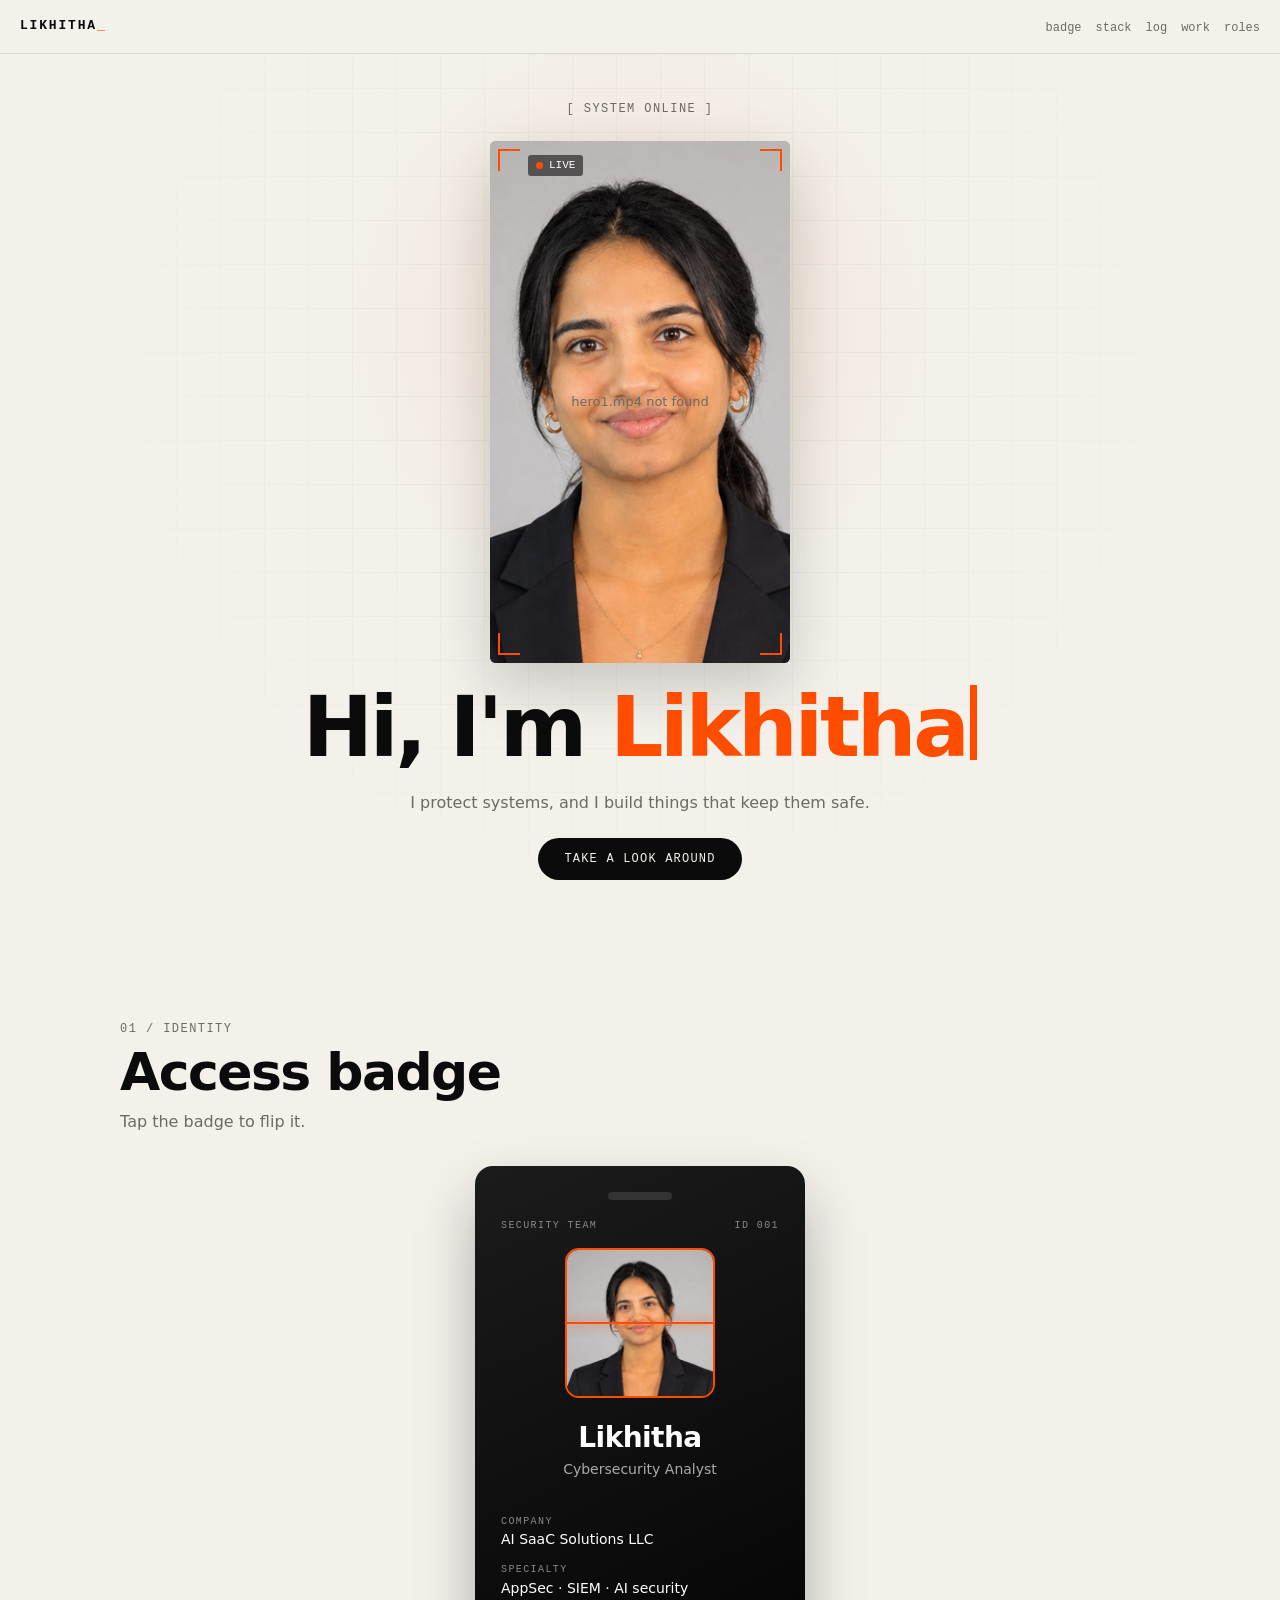
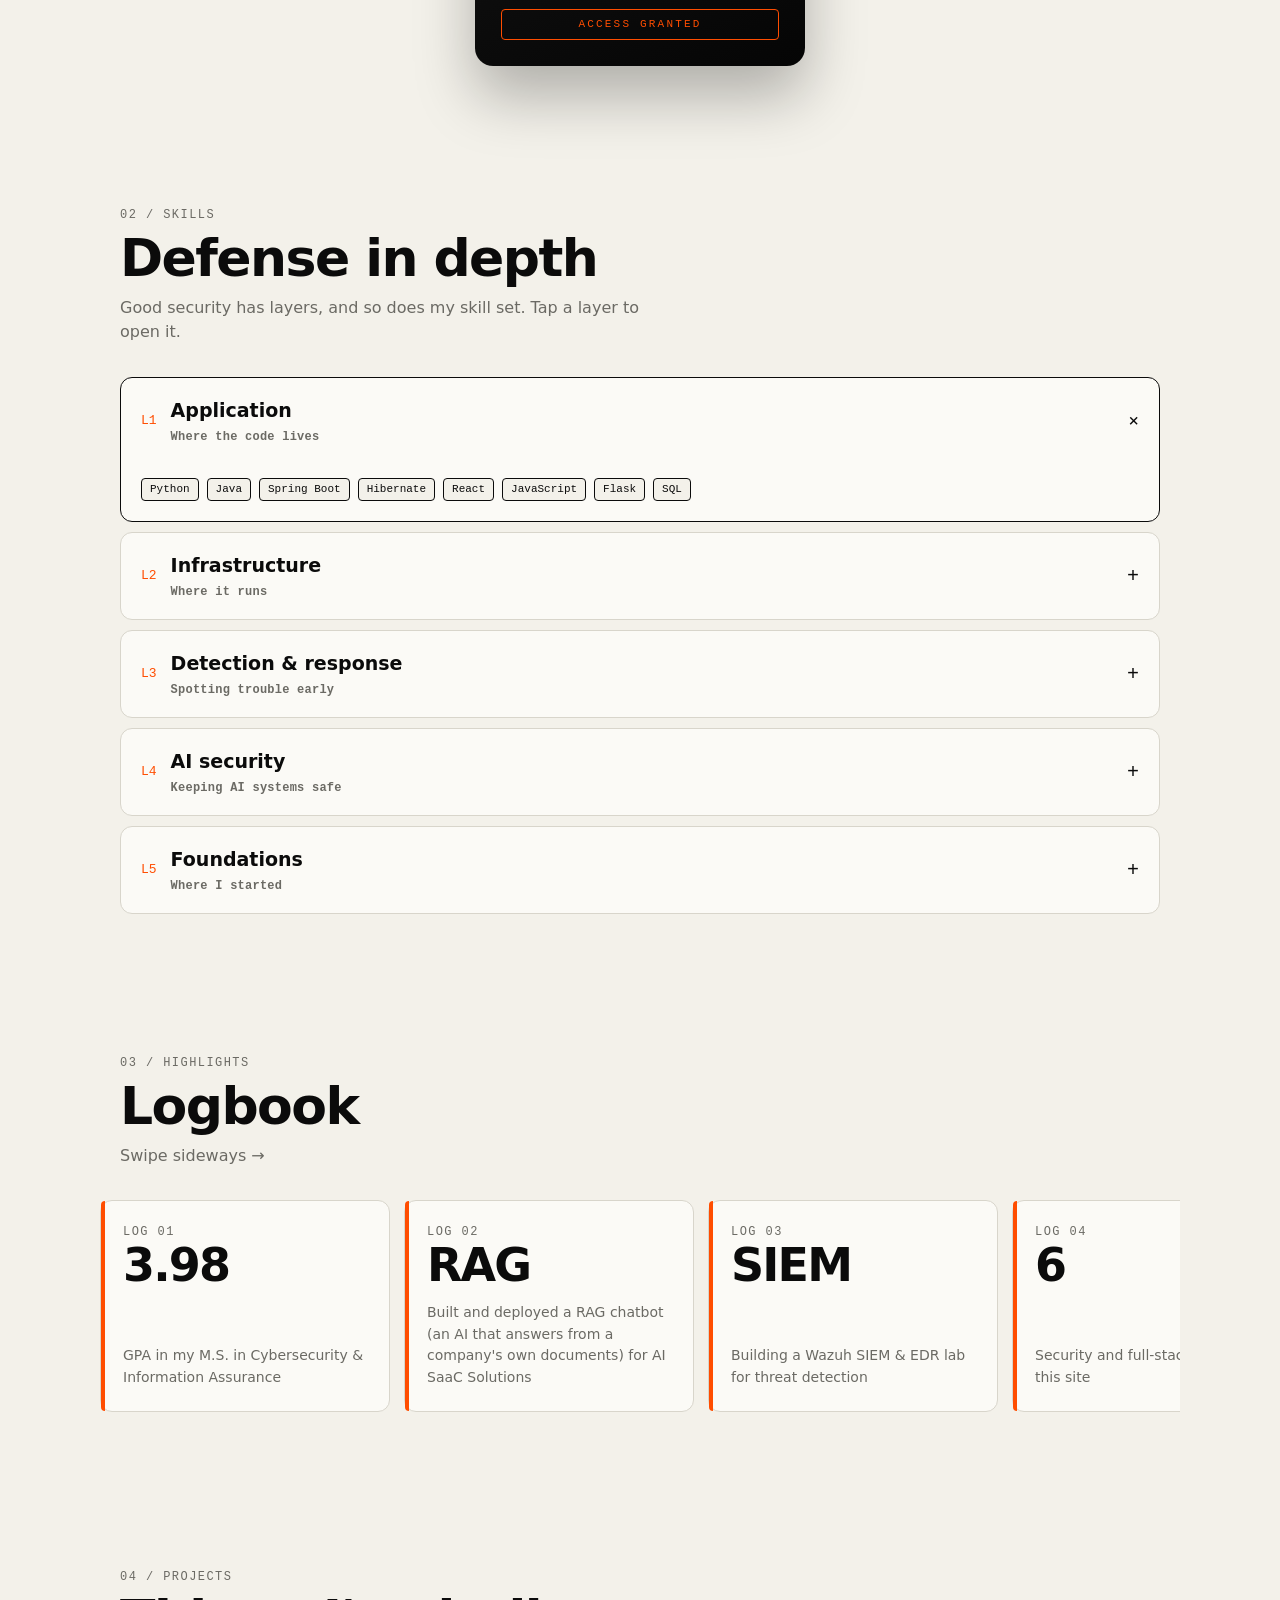
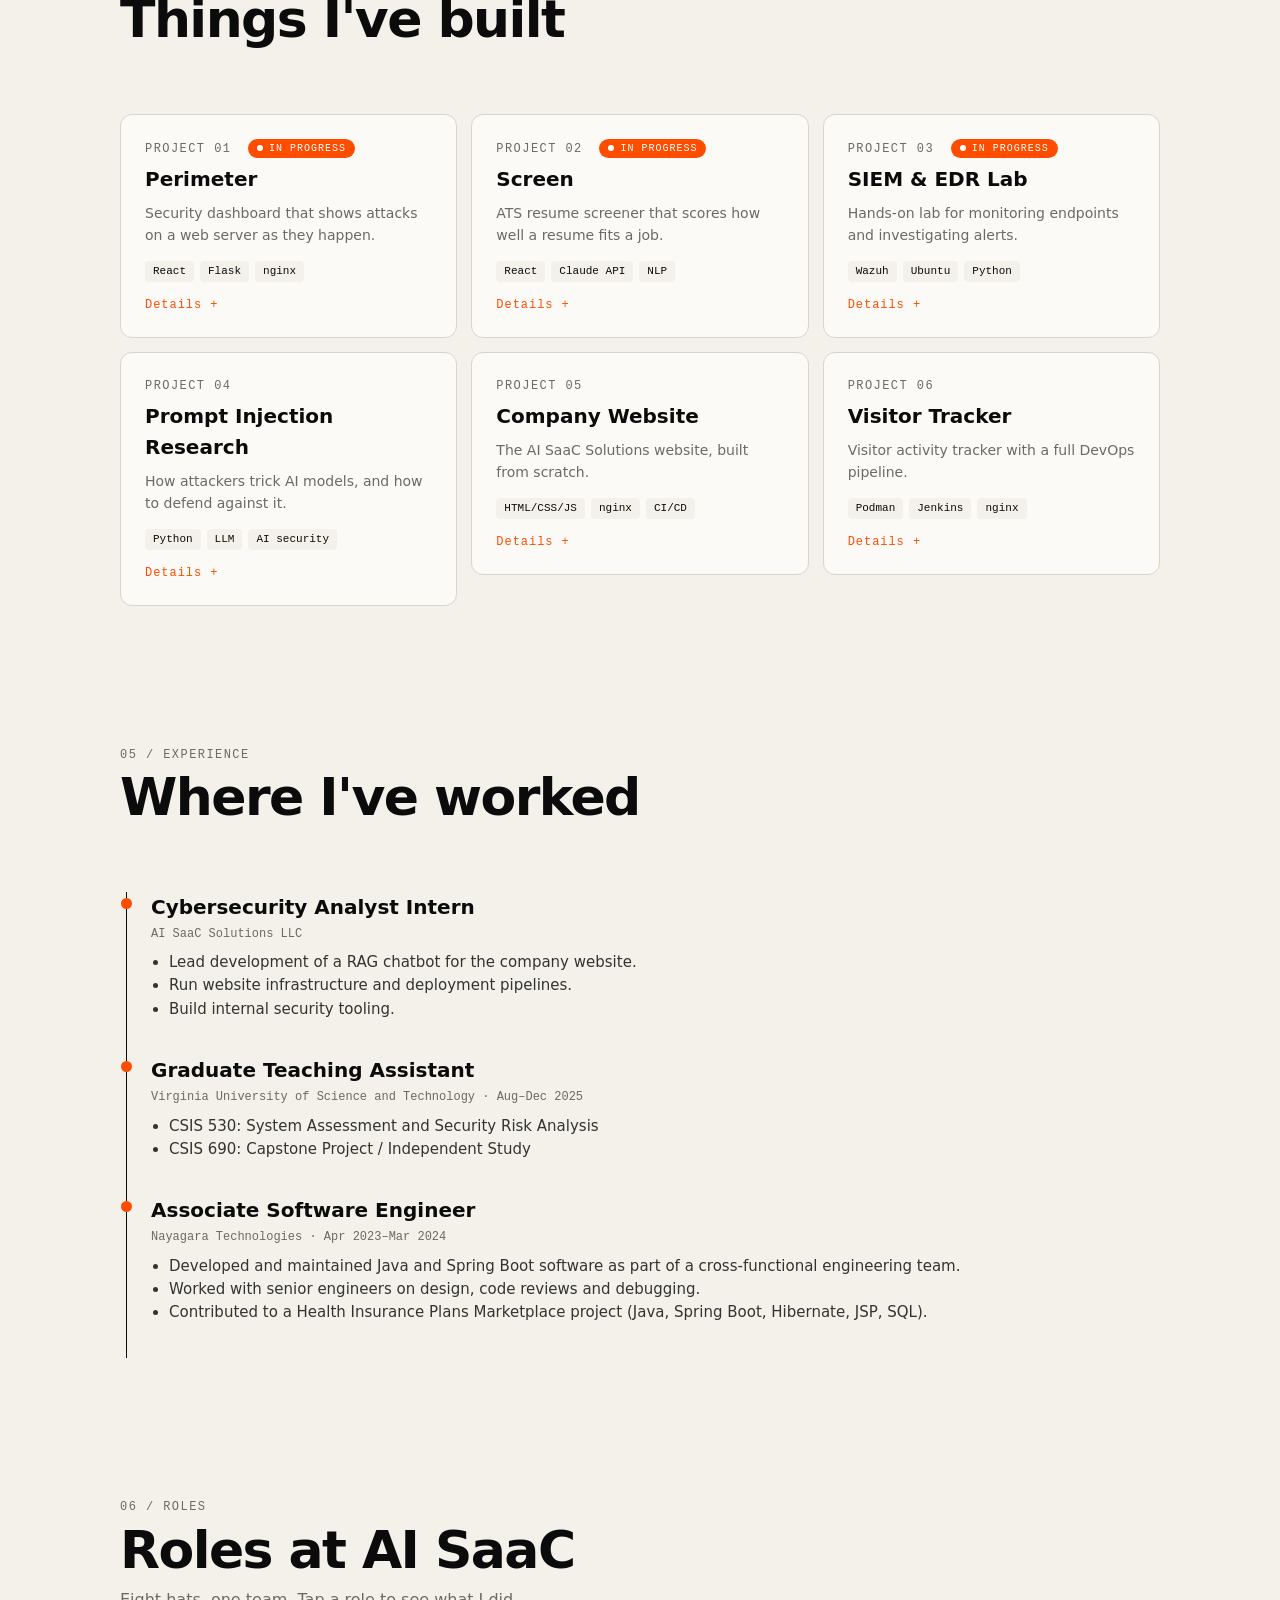
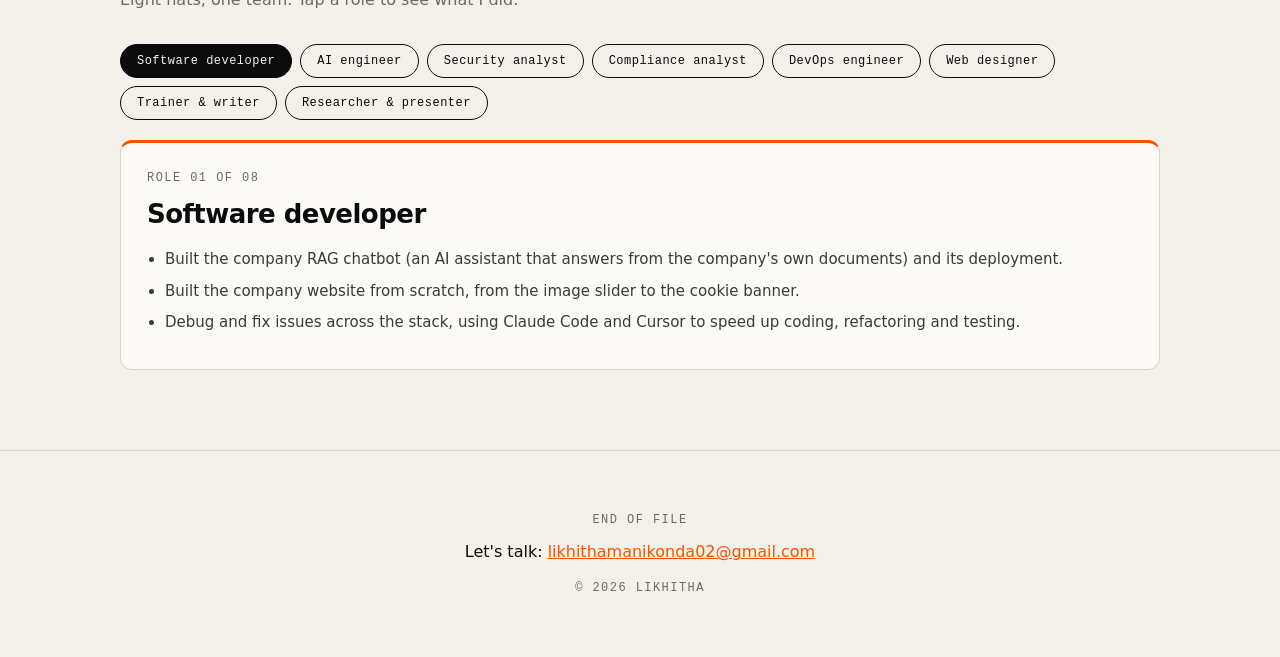
<file: index.html>
<!doctype html>
<html lang="en">
<head>
<meta charset="utf-8">
<meta name="viewport" content="width=device-width,initial-scale=1">
<title>Likhitha | Cybersecurity Analyst</title>
<meta name="description" content="Portfolio of Likhitha, cybersecurity analyst. Security tools, monitoring dashboards and AI chatbots.">
<link rel="icon" href="data:,">
<link rel="stylesheet" href="style.css">
</head>
<body>
<nav><b>LIKHITHA<i>_</i></b><div><a href="#badge">badge</a><a href="#layers">stack</a><a href="#log">log</a><a href="#work">work</a><a href="#roles">roles</a></div></nav>

<section class="hero" id="top">
  <div class="mono">[ system online ]</div>
  <div class="feed">
    <span class="br tl"></span><span class="br tr"></span><span class="br bl"></span><span class="br brr"></span>
    <span class="live">LIVE</span>
    <!-- hero1.mp4 = your HeyGen video, photo.jpg = your photo -->
    <video id="hv" poster="photo.jpg" muted playsinline autoplay preload="auto">
      <source src="hero1.mp4" type="video/mp4">
      <source src="hero1.mp4" type="video/mp4">
    </video>
    <div class="ph" id="vph">hero1.mp4 not found</div>
    <button id="snd">tap for sound</button>
  </div>
  <h1>Hi, I'm <em id="typed">Likhitha</em><span class="cursor"></span></h1>
  <p>I protect systems, and I build things that keep them safe.</p>
  <a class="btn" href="#badge">Take a look around</a>
</section>

<section id="badge" class="rv">
  <div class="mono">01 / identity</div>
  <h2>Access badge</h2>
  <p class="sub">Tap the badge to flip it.</p>
  <div class="scene">
    <div class="badge" id="bd">
      <div class="face front">
        <div class="slot"></div>
        <div class="topline"><span>SECURITY TEAM</span><span>ID 001</span></div>
        <div class="photo"><img src="photo.jpg" data-alt="photo1.jpg" alt="Likhitha" onerror="var a=this.getAttribute('data-alt');if(a){this.removeAttribute('data-alt');this.src=a}else{var p=this.parentNode;this.remove();p.textContent='L'}"></div>
        <h3>Likhitha</h3>
        <div class="role">Cybersecurity Analyst</div>
        <dl>
          <dt>Company</dt><dd>AI SaaC Solutions LLC</dd>
          <dt>Specialty</dt><dd>AppSec &middot; SIEM &middot; AI security</dd>
        </dl>
        <div class="stamp">ACCESS GRANTED</div>
      </div>
      <div class="face back">
        <div class="slot"></div>
        <div class="topline"><span>CREDENTIALS</span><span>ID 001</span></div>
        <dl style="margin-top:0">
          <dt>Degree</dt><dd>M.S. Cybersecurity &amp; Information Assurance</dd>
          <dt>GPA</dt><dd>3.98</dd>
          <dt>Earlier degree</dt><dd>B.S. Computer Science, Electronics &amp; Mathematics</dd>
          <dt>Working on</dt><dd>CompTIA Security+</dd>
          <dt>Email</dt><dd>likhithamanikonda02@gmail.com</dd>
          <dt>GitHub</dt><dd>likhithamanikonda02-png</dd>
        </dl>
        <div class="stamp">VERIFIED</div>
      </div>
    </div>
  </div>
</section>

<section id="layers" class="rv">
  <div class="mono">02 / skills</div>
  <h2>Defense in depth</h2>
  <p class="sub">Good security has layers, and so does my skill set. Tap a layer to open it.</p>
  <div class="layers" id="lay"></div>
</section>

<section id="log" class="rv">
  <div class="mono">03 / highlights</div>
  <h2>Logbook</h2>
  <p class="sub">Swipe sideways &rarr;</p>
  <div class="scroller">
    <div class="log"><div><div class="mono">log 01</div><div class="n">3.98</div></div><p>GPA in my M.S. in Cybersecurity &amp; Information Assurance</p></div>
    <div class="log"><div><div class="mono">log 02</div><div class="n">RAG</div></div><p>Built and deployed a RAG chatbot (an AI that answers from a company's own documents) for AI SaaC Solutions</p></div>
    <div class="log"><div><div class="mono">log 03</div><div class="n">SIEM</div></div><p>Building a Wazuh SIEM &amp; EDR lab for threat detection</p></div>
    <div class="log"><div><div class="mono">log 04</div><div class="n">6</div></div><p>Security and full-stack projects on this site</p></div>
    <div class="log"><div><div class="mono">log 05</div><div class="n">8</div></div><p>Roles played at AI SaaC Solutions</p></div>
    <div class="log"><div><div class="mono">log 06</div><div class="n">SY0-701</div></div><p>CompTIA Security+ in progress</p></div>
  </div>
</section>

<section id="work" class="rv">
  <div class="mono">04 / projects</div>
  <h2>Things I've built</h2>
  <p class="sub">&nbsp;</p>
  <div class="grid">
    <article class="proj"><div class="mono">project 01 <span class="status">In progress</span></div><h3>Perimeter</h3><p>Security dashboard that shows attacks on a web server as they happen.</p><div class="tags"><span>React</span><span>Flask</span><span>nginx</span></div><button class="more" type="button">Details +</button><ul class="det"><li>React dashboard with a Flask (Python) backend.</li><li>Reads nginx web server logs to detect brute-force login attempts and scanning attacks.</li></ul></article>
    <article class="proj"><div class="mono">project 02 <span class="status">In progress</span></div><h3>Screen</h3><p>ATS resume screener that scores how well a resume fits a job.</p><div class="tags"><span>React</span><span>Claude API</span><span>NLP</span></div><button class="more" type="button">Details +</button><ul class="det"><li>Matches a resume to a job description and checks ATS (applicant tracking system) formatting.</li><li>Writes a tailored resume with the Claude API.</li></ul></article>
    <article class="proj"><div class="mono">project 03 <span class="status">In progress</span></div><h3>SIEM &amp; EDR Lab</h3><p>Hands-on lab for monitoring endpoints and investigating alerts.</p><div class="tags"><span>Wazuh</span><span>Ubuntu</span><span>Python</span></div><button class="more" type="button">Details +</button><ul class="det"><li>Wazuh SIEM (a tool that collects and analyzes security logs) with Linux endpoints.</li><li>Detection rules for failed logins and suspicious sign-in activity.</li><li>Python scripts that summarize events and draft incident reports.</li></ul></article>
    <article class="proj"><div class="mono">project 04</div><h3>Prompt Injection Research</h3><p>How attackers trick AI models, and how to defend against it.</p><div class="tags"><span>Python</span><span>LLM</span><span>AI security</span></div><button class="more" type="button">Details +</button><ul class="det"><li>Python framework tested against LLaMA models through the Groq API.</li><li>50 adversarial prompts across five attack categories.</li><li>Published on GitHub.</li></ul></article>
    <article class="proj"><div class="mono">project 05</div><h3>Company Website</h3><p>The AI SaaC Solutions website, built from scratch.</p><div class="tags"><span>HTML/CSS/JS</span><span>nginx</span><span>CI/CD</span></div><button class="more" type="button">Details +</button><ul class="det"><li>Hero slider, daily rotating quote and a privacy-friendly cookie consent banner.</li><li>Removed third-party trackers and fixed a cross-site scripting (XSS) risk.</li><li>Deploys automatically with GitHub Actions and Jenkins.</li></ul></article>
    <article class="proj"><div class="mono">project 06</div><h3>Visitor Tracker</h3><p>Visitor activity tracker with a full DevOps pipeline.</p><div class="tags"><span>Podman</span><span>Jenkins</span><span>nginx</span></div><button class="more" type="button">Details +</button><ul class="det"><li>Runs in a Podman container behind an nginx reverse proxy.</li><li>Jenkins pipeline builds and deploys it automatically.</li></ul></article>
  </div>
</section>

<section id="exp" class="rv">
  <div class="mono">05 / experience</div>
  <h2>Where I've worked</h2>
  <p class="sub">&nbsp;</p>
  <div class="timeline">
    <div class="job">
      <h3>Cybersecurity Analyst Intern</h3>
      <div class="when">AI SaaC Solutions LLC</div>
      <ul>
        <li>Lead development of a RAG chatbot for the company website.</li>
        <li>Run website infrastructure and deployment pipelines.</li>
        <li>Build internal security tooling.</li>
      </ul>
    </div>
    <div class="job">
      <h3>Graduate Teaching Assistant</h3>
      <div class="when">Virginia University of Science and Technology &middot; Aug&ndash;Dec 2025</div>
      <ul>
        <li>CSIS 530: System Assessment and Security Risk Analysis</li>
        <li>CSIS 690: Capstone Project / Independent Study</li>
      </ul>
    </div>
    <div class="job">
      <h3>Associate Software Engineer</h3>
      <div class="when">Nayagara Technologies &middot; Apr 2023&ndash;Mar 2024</div>
      <ul>
        <li>Developed and maintained Java and Spring Boot software as part of a cross-functional engineering team.</li>
        <li>Worked with senior engineers on design, code reviews and debugging.</li>
        <li>Contributed to a Health Insurance Plans Marketplace project (Java, Spring Boot, Hibernate, JSP, SQL).</li>
      </ul>
    </div>
  </div>
</section>

<section id="roles" class="rv">
  <div class="mono">06 / roles</div>
  <h2>Roles at AI SaaC</h2>
  <p class="sub">Eight hats, one team. Tap a role to see what I did.</p>
  <div class="chips" id="chips" role="tablist"></div>
  <div class="panel" id="panel"></div>
</section>

<footer>
  <div class="mono">end of file</div>
  <p style="margin-top:10px">Let's talk: <a href="mailto:likhithamanikonda02@gmail.com">likhithamanikonda02@gmail.com</a></p>
  <p class="mono" style="margin-top:14px">&copy; 2026 Likhitha</p>
</footer>

<script>
// typed name
(function(){
  var el=document.getElementById('typed'),full='Likhitha',i=0;
  el.textContent='';
  (function t(){ if(i<=full.length){el.textContent=full.slice(0,i++);setTimeout(t,110)} })();
})();

// hero spotlight follows the pointer
var hero=document.getElementById('top');
hero.addEventListener('pointermove',function(e){
  var r=hero.getBoundingClientRect();
  hero.style.setProperty('--mx',(e.clientX-r.left)+'px');
  hero.style.setProperty('--my',(e.clientY-r.top)+'px');
});

// badge flip
var bd=document.getElementById('bd');
bd.addEventListener('click',function(){bd.classList.toggle('flip')});

// hero video: plays once, stops, then scrolls down
var v=document.getElementById('hv'),ph=document.getElementById('vph'),snd=document.getElementById('snd');
function label(){snd.textContent=v.muted?'tap for sound':'mute'}
// with several <source> tags, the error fires on the last one tried
var srcs=v.querySelectorAll('source');
srcs[srcs.length-1].addEventListener('error',function(){snd.style.display='none';ph.style.display='flex'});
// if the phone blocks autoplay, show a clear play button instead of a frozen picture
setTimeout(function(){if(v.paused&&!v.ended&&v.readyState>0){snd.textContent='play'}},2000);
v.addEventListener('ended',function(){
  snd.textContent='replay';
  setTimeout(function(){
    if(window.scrollY<window.innerHeight*0.6){
      document.getElementById('badge').scrollIntoView({behavior:'smooth'});
    }
  },800);
});
snd.addEventListener('click',function(){
  if(v.ended){v.currentTime=0;v.muted=false;v.play();label();return}
  if(v.paused){v.muted=false;v.play();label();return}
  v.muted=!v.muted;label();
});

// defense layers
var layers=[
  ['Application','Where the code lives',['Python','Java','Spring Boot','Hibernate','React','JavaScript','Flask','SQL']],
  ['Infrastructure','Where it runs',['Linux','nginx','Docker','Podman','Jenkins','Git']],
  ['Detection & response','Spotting trouble early',['Wazuh','SIEM','EDR','Log analysis','AppSec']],
  ['AI security','Keeping AI systems safe',['RAG','LLMs','Prompt injection']],
  ['Foundations','Where I started',['C / C++','Verilog HDL','Arduino','LTspice']]
];
var lay=document.getElementById('lay');
layers.forEach(function(l,i){
  var d=document.createElement('div');
  d.className='layer'+(i===0?' open':'');
  d.innerHTML='<button><span class="num">L'+(i+1)+'</span><span class="name">'+l[0]+'<span class="mono" style="display:block;margin-top:2px;text-transform:none;letter-spacing:.02em">'+l[1]+'</span></span><span class="plus">+</span></button><div class="body"><div class="tags">'+l[2].map(function(t){return '<span class="tag">'+t+'</span>'}).join('')+'</div></div>';
  d.querySelector('button').addEventListener('click',function(){d.classList.toggle('open')});
  lay.appendChild(d);
});


// project cards: tap Details to open
document.querySelectorAll('.proj .more').forEach(function(b){
  b.addEventListener('click',function(){
    var c=b.closest('.proj');c.classList.toggle('open');
    b.textContent=c.classList.contains('open')?'Details \u2212':'Details +';
  });
});

// roles: tabs + one panel
var ROLES=[
['Software developer',['Built the company RAG chatbot (an AI assistant that answers from the company\'s own documents) and its deployment.','Built the company website from scratch, from the image slider to the cookie banner.','Debug and fix issues across the stack, using Claude Code and Cursor to speed up coding, refactoring and testing.']],
['AI engineer',['Build multi-step AI agents with LangGraph and CrewAI that call tools and automate tasks.','Develop AI apps in Node.js and TypeScript, connected to outside services through REST APIs and MCP.','Compared vector databases (Qdrant, pgvector, LanceDB) and chose the most cost-effective setup for the server.']],
['Security analyst',['Review web traffic logs and spot bots and probing attempts.','Harden the site: cookie consent, content security rules, no third-party trackers, a cross-site scripting fix.','Research prompt injection attacks on AI models.']],
['Compliance analyst',['Wrote SBOM (software bill of materials) compliance briefs based on CISA and G7 guidance.','Drafted a confidential document handling policy.','Built reference materials on cybersecurity auditing authorities.']],
['DevOps engineer',['Run two deployment pipelines, GitHub Actions and Jenkins, and fixed their failures.','Administer the Linux server: nginx, SSL certificates, firewall and SSH key access.','Containerize and deploy services with Docker and Kubernetes.']],
['Web designer',['Edited and color-matched the company logo.','Designed the look of the site, including frosted-glass effects and hero images.','Wrote the prompts used to generate AI hero visuals.']],
['Trainer & writer',['Created training program materials and documentation for a trainee cohort.','Wrote Git workflow documentation for the team.','Helped prepare the early business pitch deck.']],
['Researcher & presenter',['Built an 18-slide deck explaining RAG to a non-technical audience.','Presented debugging case studies to the team.','Wrote reference guides on RAG, vector databases, MCP and CVEs.']]
];
var chips=document.getElementById('chips'),panel=document.getElementById('panel');
function show(i){
  Array.prototype.forEach.call(chips.children,function(c,j){c.classList.toggle('on',i===j);c.setAttribute('aria-selected',i===j)});
  var r=ROLES[i];
  panel.innerHTML='<div class="mono">role '+('0'+(i+1)).slice(-2)+' of 08</div><h3>'+r[0].replace(/&/g,'&amp;')+'</h3><ul>'+r[1].map(function(x){return '<li>'+x.replace(/&/g,'&amp;')+'</li>'}).join('')+'</ul>';
}
ROLES.forEach(function(r,i){
  var b=document.createElement('button');b.type='button';b.className='chip';b.setAttribute('role','tab');
  b.textContent=r[0];b.addEventListener('click',function(){show(i)});chips.appendChild(b);
});
show(0);

// reveal on scroll
var io=new IntersectionObserver(function(es){es.forEach(function(e){if(e.isIntersecting)e.target.classList.add('in')})},{threshold:.1});
document.querySelectorAll('.rv').forEach(function(el){io.observe(el)});
</script>
</body>
</html>
</file>
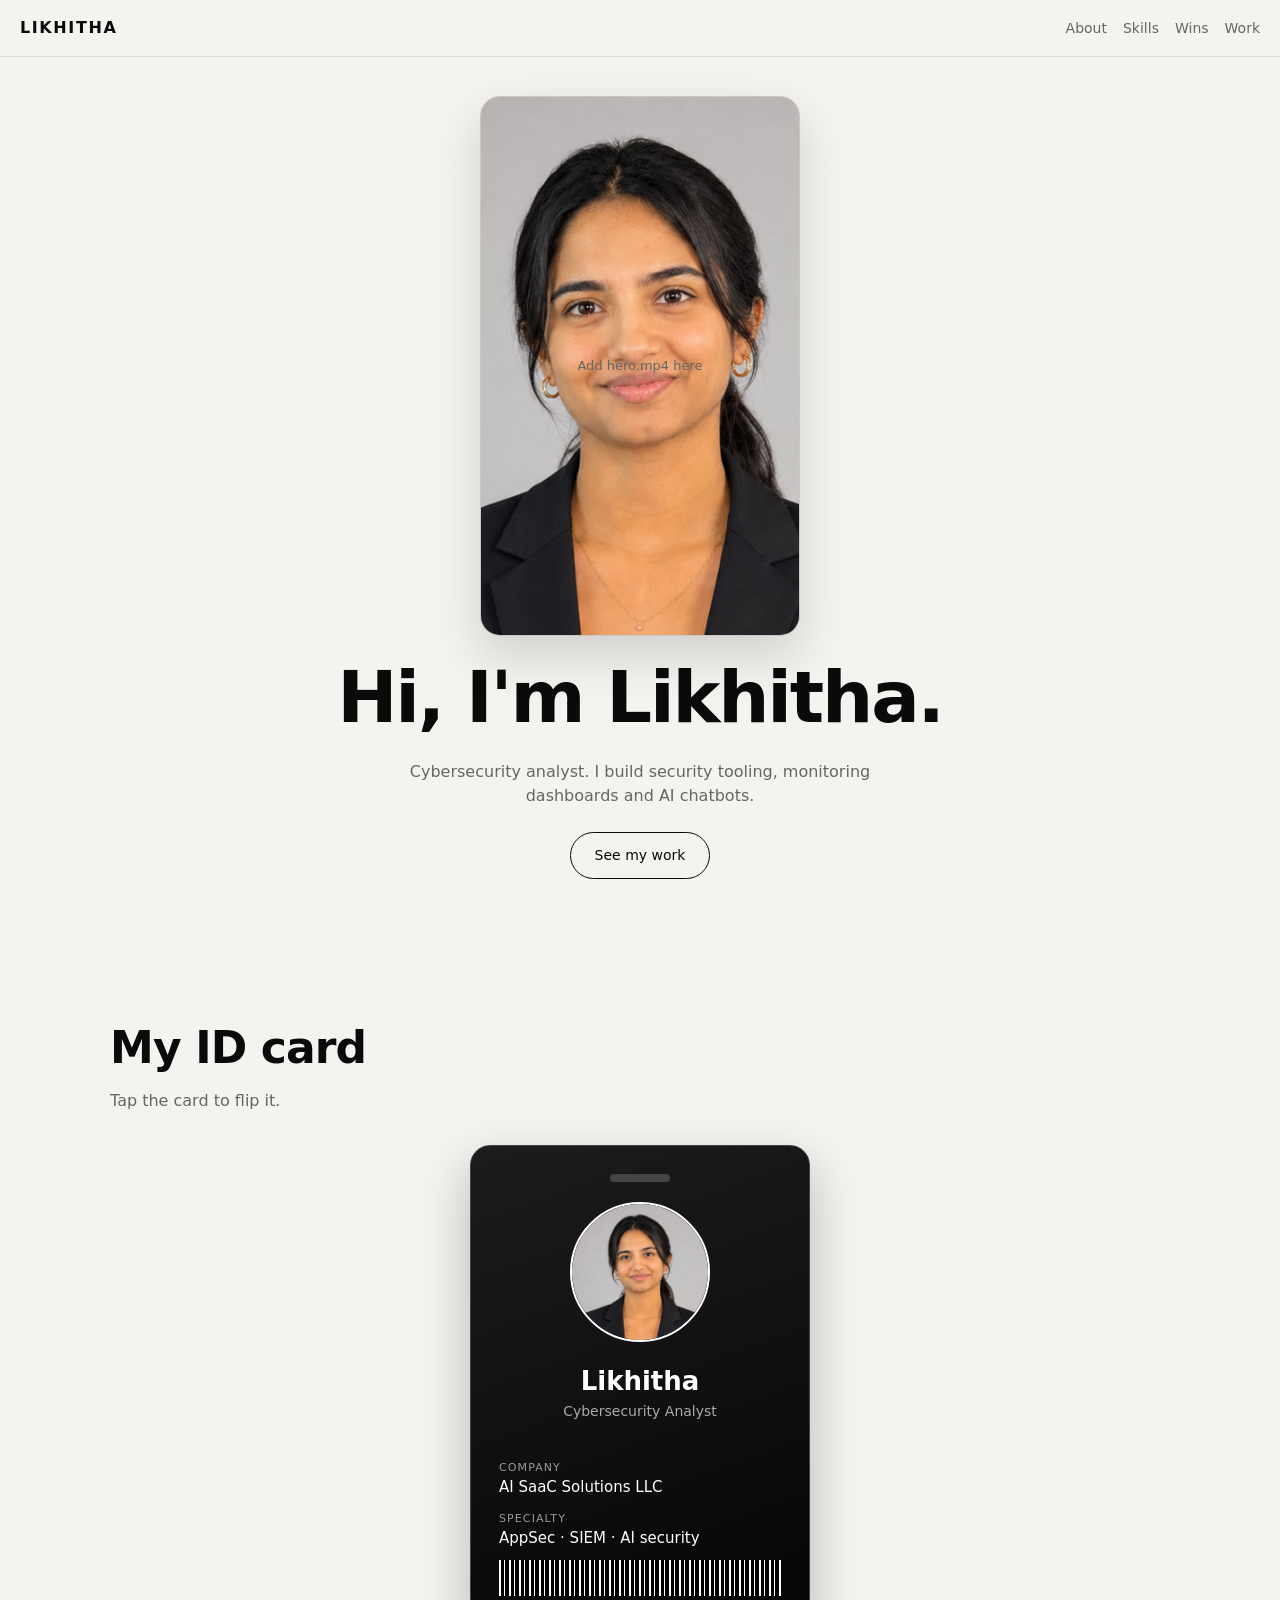
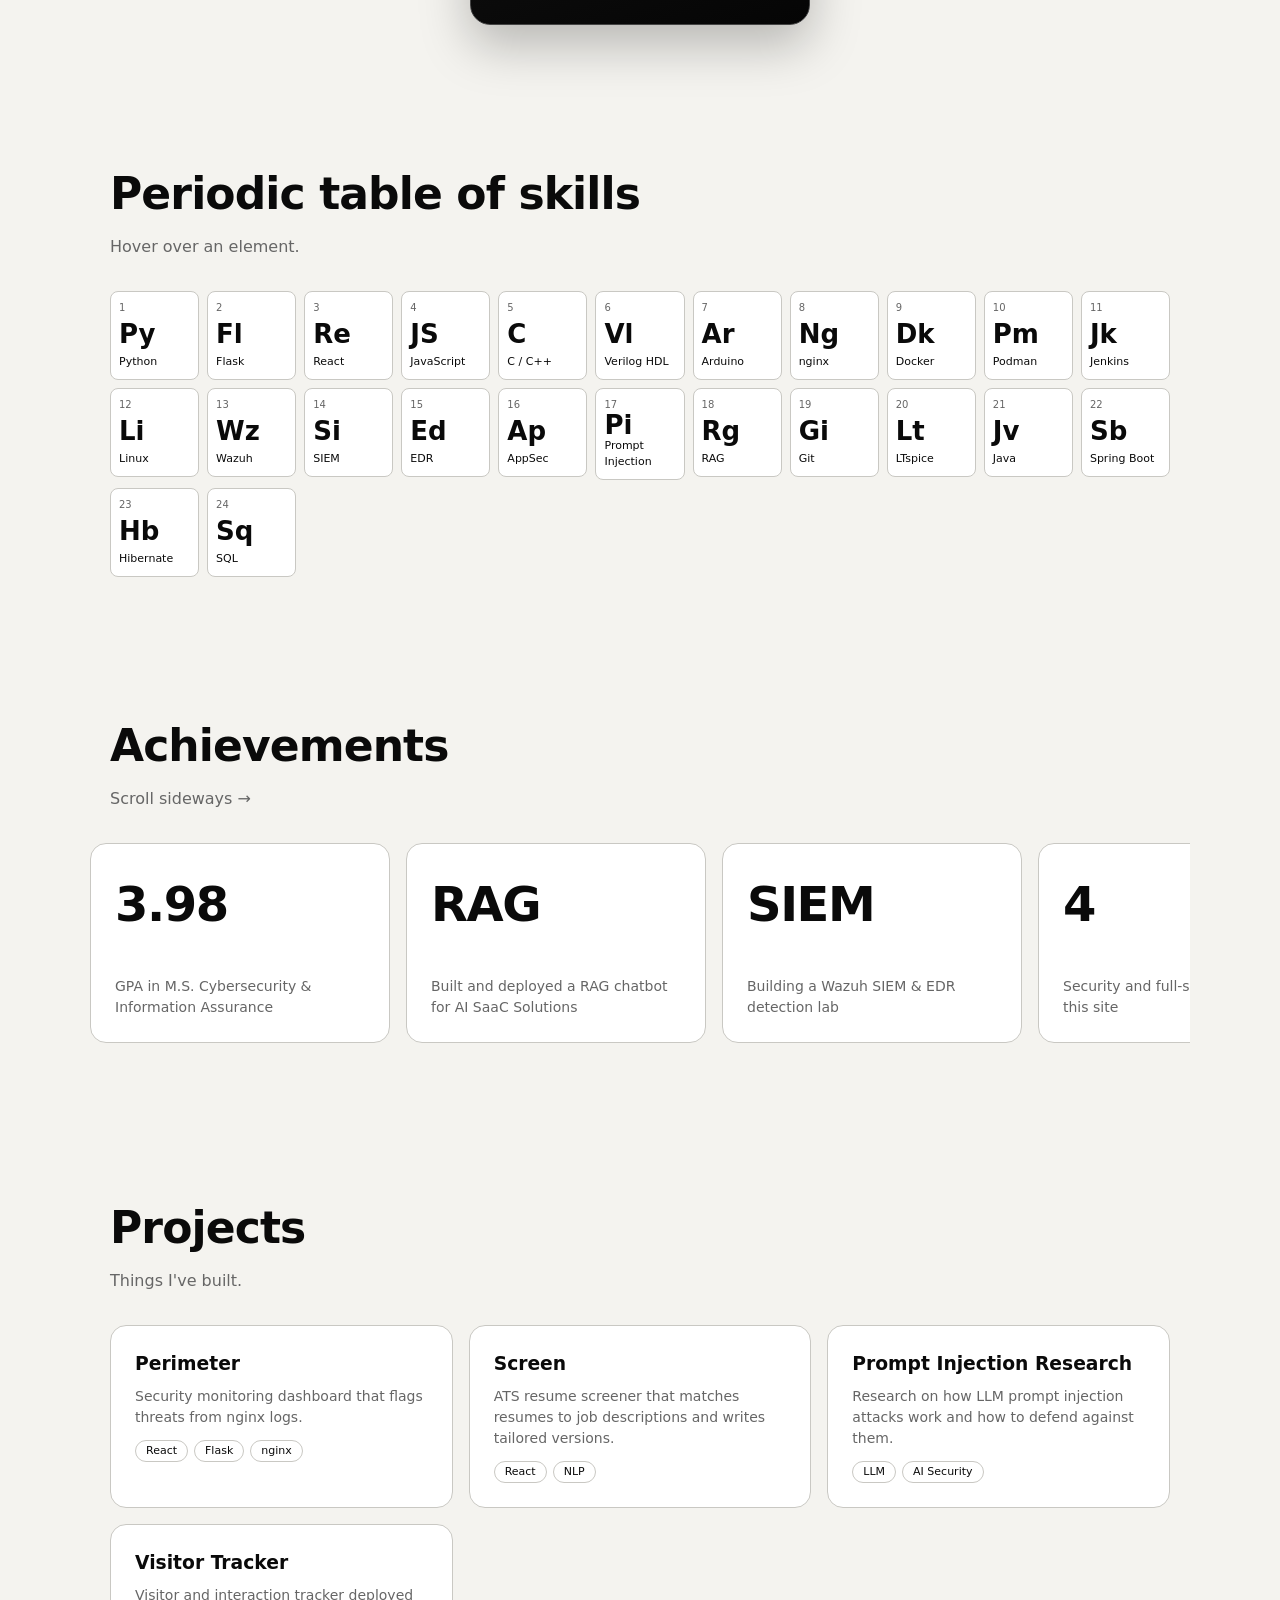
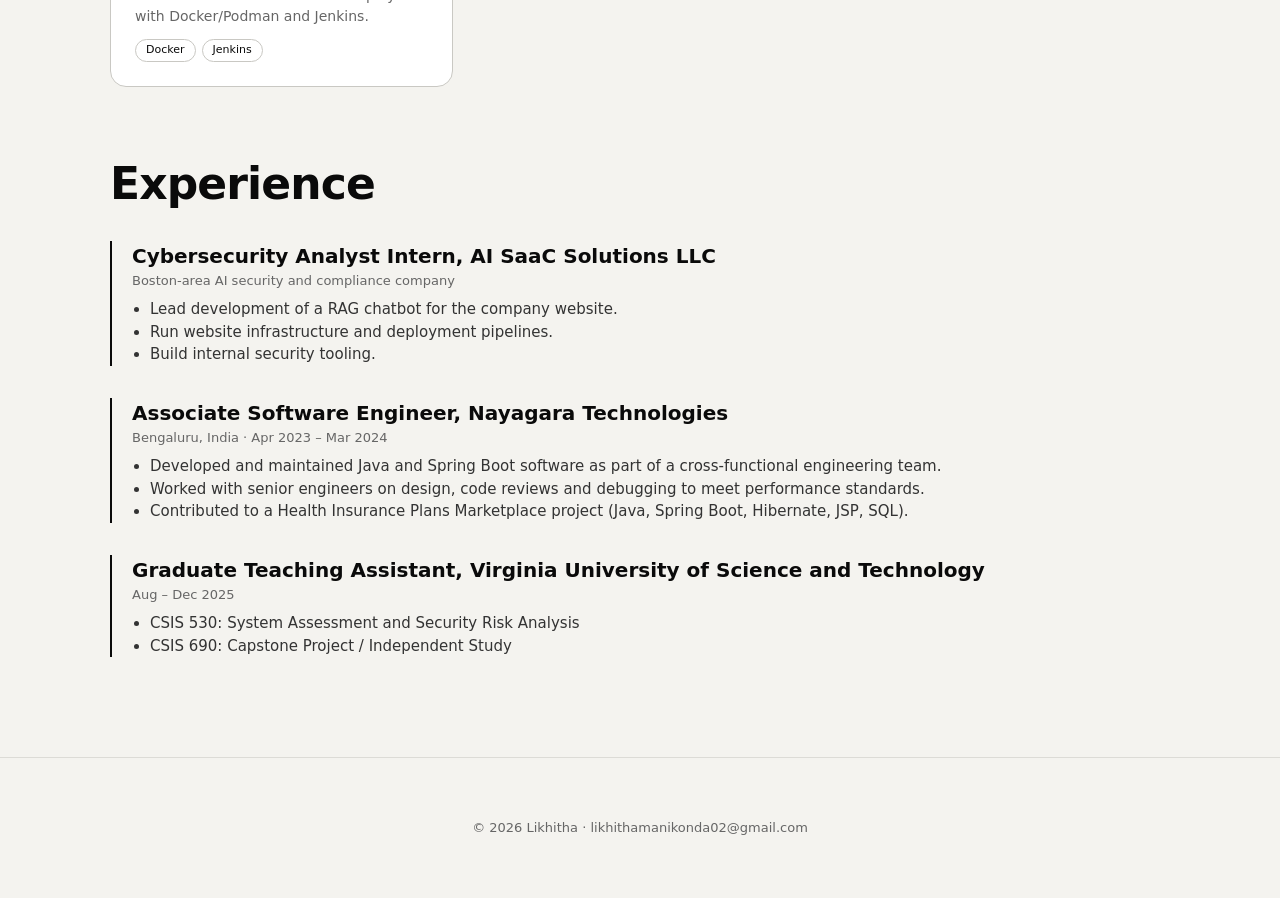
<file: index2.html>
<!doctype html>
<html lang="en">
<head>
<meta charset="utf-8">
<meta name="viewport" content="width=device-width,initial-scale=1">
<title>Likhitha | Cybersecurity Analyst</title>
<meta name="description" content="Portfolio of Likhitha, cybersecurity analyst and software engineer.">
<link rel="stylesheet" href="style2.css">
</head>
<body>
<nav><b>LIKHITHA</b><div><a href="#id">About</a><a href="#skills">Skills</a><a href="#wins">Wins</a><a href="#work">Work</a></div></nav>

<section class="hero">
  <!-- Put your talking video at hero.mp4 (vertical, ~15s) and a photo at photo.jpg -->
  <div class="video-wrap">
    <video id="hv" src="hero1.mp4" poster="photo.jpg" muted playsinline autoplay></video>
    <div class="ph" id="vph">Add hero.mp4 here</div>
    <button class="btn" id="snd" style="position:absolute;bottom:12px;font-size:12px;padding:6px 14px;background:#000;color:#fff">Tap for sound</button>
  </div>
  <h1>Hi, I'm Likhitha.</h1>
  <p>Cybersecurity analyst. I build security tooling, monitoring dashboards and AI chatbots.</p>
  <a class="btn" href="#work">See my work</a>
</section>

<section id="id" class="rv">
  <h2>My ID card</h2>
  <p class="sub">Tap the card to flip it.</p>
  <div class="card-scene">
    <div class="id" id="idcard">
      <div class="face front">
        <div class="lanyard"></div>
        <div class="photo"><img src="photo.jpg" alt="" onerror="this.remove();this.parentNode.textContent='L'"></div>
        <h3>Likhitha</h3>
        <div class="role">Cybersecurity Analyst</div>
        <dl>
          <dt>Company</dt><dd>AI SaaC Solutions LLC</dd>
          <dt>Specialty</dt><dd>AppSec &middot; SIEM &middot; AI security</dd>
        </dl>
        <div class="barcode"></div>
      </div>
      <div class="face back">
        <h3>Credentials</h3>
        <dl>
          <dt>Degree</dt><dd>M.S. Cybersecurity &amp; Information Assurance</dd>
          <dt>GPA</dt><dd>3.98</dd>
          <dt>Earlier degree</dt><dd>B.S. Computer Science, Electronics &amp; Mathematics</dd>
          <dt>Working on</dt><dd>CompTIA Security+</dd>
          <dt>Contact</dt><dd>likhithamanikonda02@gmail.com</dd>
          <dt>GitHub</dt><dd>likhithamanikonda02-png</dd>
        </dl>
        <div class="barcode"></div>
      </div>
    </div>
  </div>
</section>

<section id="skills" class="rv">
  <h2>Periodic table of skills</h2>
  <p class="sub">Hover over an element.</p>
  <div class="pt" id="pt"></div>
</section>

<section id="wins" class="rv">
  <h2>Achievements</h2>
  <p class="sub">Scroll sideways &rarr;</p>
  <div class="scroller">
    <div class="ach"><div class="n">3.98</div><p>GPA in M.S. Cybersecurity &amp; Information Assurance</p></div>
    <div class="ach"><div class="n">RAG</div><p>Built and deployed a RAG chatbot for AI SaaC Solutions</p></div>
    <div class="ach"><div class="n">SIEM</div><p>Building a Wazuh SIEM &amp; EDR detection lab</p></div>
    <div class="ach"><div class="n">4</div><p>Security and full-stack projects on this site</p></div>
    <div class="ach"><div class="n">SY0-701</div><p>CompTIA Security+ in progress</p></div>
  </div>
</section>

<section id="work" class="rv">
  <h2>Projects</h2>
  <p class="sub">Things I've built.</p>
  <div class="grid">
    <div class="proj"><h3>Perimeter</h3><p>Security monitoring dashboard that flags threats from nginx logs.</p><div class="tags"><span>React</span><span>Flask</span><span>nginx</span></div></div>
    <div class="proj"><h3>Screen</h3><p>ATS resume screener that matches resumes to job descriptions and writes tailored versions.</p><div class="tags"><span>React</span><span>NLP</span></div></div>
    <div class="proj"><h3>Prompt Injection Research</h3><p>Research on how LLM prompt injection attacks work and how to defend against them.</p><div class="tags"><span>LLM</span><span>AI Security</span></div></div>
    <div class="proj"><h3>Visitor Tracker</h3><p>Visitor and interaction tracker deployed with Docker/Podman and Jenkins.</p><div class="tags"><span>Docker</span><span>Jenkins</span></div></div>
  </div>

  <h2 style="margin-top:64px">Experience</h2>
  <div class="job" style="margin-top:24px">
    <h3>Cybersecurity Analyst Intern, AI SaaC Solutions LLC</h3>
    <div class="when">Boston-area AI security and compliance company</div>
    <ul>
      <li>Lead development of a RAG chatbot for the company website.</li>
      <li>Run website infrastructure and deployment pipelines.</li>
      <li>Build internal security tooling.</li>
    </ul>
  </div>
  <div class="job" style="margin-top:32px">
    <h3>Associate Software Engineer, Nayagara Technologies</h3>
    <div class="when">Bengaluru, India &middot; Apr 2023 &ndash; Mar 2024</div>
    <ul>
      <li>Developed and maintained Java and Spring Boot software as part of a cross-functional engineering team.</li>
      <li>Worked with senior engineers on design, code reviews and debugging to meet performance standards.</li>
      <li>Contributed to a Health Insurance Plans Marketplace project (Java, Spring Boot, Hibernate, JSP, SQL).</li>
    </ul>
  </div>
  <div class="job" style="margin-top:32px">
    <h3>Graduate Teaching Assistant, Virginia University of Science and Technology</h3>
    <div class="when">Aug &ndash; Dec 2025</div>
    <ul>
      <li>CSIS 530: System Assessment and Security Risk Analysis</li>
      <li>CSIS 690: Capstone Project / Independent Study</li>
    </ul>
  </div>
</section>

<footer>&copy; 2026 Likhitha &middot; likhithamanikonda02@gmail.com</footer>

<script>
// flip card
const card=document.getElementById('idcard');
card.addEventListener('click',()=>card.classList.toggle('flip'));

// hero video
const v=document.getElementById('hv'),ph=document.getElementById('vph'),snd=document.getElementById('snd');
v.addEventListener('loadeddata',()=>{ph.style.display='none'});
v.addEventListener('error',()=>{snd.style.display='none'});
const label=()=>{snd.textContent=v.muted?'Tap for sound':'Mute'};
v.addEventListener('ended',()=>{
  snd.textContent='Replay';
  // scroll to the next section if the visitor is still on the hero
  setTimeout(()=>{
    if(window.scrollY<window.innerHeight*0.6){
      document.getElementById('id').scrollIntoView({behavior:'smooth'});
    }
  },800);
});
snd.onclick=()=>{
  if(v.ended){v.currentTime=0;v.muted=false;v.play();label();return}
  v.muted=!v.muted;label();
};

// skills table
const skills=[
['Py','Python','Language'],['Fl','Flask','Backend'],['Re','React','Frontend'],['JS','JavaScript','Language'],
['C','C / C++','Language'],['Vl','Verilog HDL','Hardware'],['Ar','Arduino','Hardware'],['Ng','nginx','Infra'],
['Dk','Docker','Infra'],['Pm','Podman','Infra'],['Jk','Jenkins','Infra'],['Li','Linux','Infra'],
['Wz','Wazuh','Security'],['Si','SIEM','Security'],['Ed','EDR','Security'],['Ap','AppSec','Security'],
['Pi','Prompt Injection','AI Security'],['Rg','RAG','AI'],['Gi','Git','Tools'],['Lt','LTspice','Hardware'],
['Jv','Java','Language'],['Sb','Spring Boot','Backend'],['Hb','Hibernate','Backend'],['Sq','SQL','Data']
];
const pt=document.getElementById('pt');
skills.forEach((s,i)=>{pt.insertAdjacentHTML('beforeend',`<div class="el"><small>${i+1}</small><b>${s[0]}</b><span>${s[1]}</span></div>`)});

// reveal on scroll
const io=new IntersectionObserver(es=>es.forEach(e=>{if(e.isIntersecting)e.target.classList.add('in')}),{threshold:.1});
document.querySelectorAll('.rv').forEach(el=>io.observe(el));
</script>
</body>
</html>
</file>
<file: style.css>
/* ==========================================================================
   Likhitha | Portfolio styles

   1.  Tokens & base        7.  Skills (defense layers)
   2.  Layout helpers       8.  Logbook
   3.  Navigation           9.  Projects
   4.  Hero                 10. Roles
   5.  Hero video frame     11. Experience
   6.  Access badge         12. Footer
                            13. Motion
   ========================================================================== */


/* 1. Tokens & base
   -------------------------------------------------------------------------- */
:root {
  --bg:   #f3f1ea;   /* page background */
  --ink:  #0b0b0b;   /* main text */
  --mut:  #6b6a64;   /* muted text */
  --line: #d8d5cb;   /* thin borders */
  --card: #fbfaf6;   /* card background */
  --acc:  #ff4d00;   /* accent (orange) */
  --dim:  #888;      /* muted text on dark surfaces */
  --dim2: #aaa;      /* softer muted text on dark surfaces */
  --mono: ui-monospace, SFMono-Regular, Menlo, Consolas, monospace;
}

* {
  box-sizing: border-box;
  margin: 0;
  padding: 0;
}

html {
  scroll-behavior: smooth;
}

body {
  background: var(--bg);
  color: var(--ink);
  font-family: Inter, system-ui, -apple-system, sans-serif;
  line-height: 1.55;
  overflow-x: hidden;
}

a {
  color: inherit;
}

h2 {
  margin: 6px 0 10px;
  font-size: clamp(30px, 6vw, 52px);
  line-height: 1.05;
  letter-spacing: -.03em;
}

/* small uppercase label used above headings */
.mono {
  font-family: var(--mono);
  font-size: 12px;
  letter-spacing: .12em;
  text-transform: uppercase;
  color: var(--mut);
}


/* 2. Layout helpers
   -------------------------------------------------------------------------- */
section {
  max-width: 1080px;
  margin: 0 auto;
  padding: 100px 20px 40px;
}

.sub {
  max-width: 520px;
  margin-bottom: 32px;
  color: var(--mut);
}


/* 3. Navigation
   -------------------------------------------------------------------------- */
nav {
  position: fixed;
  top: 0;
  left: 0;
  right: 0;
  z-index: 20;
  display: flex;
  justify-content: space-between;
  align-items: center;
  padding: 14px 20px;
  background: rgba(243, 241, 234, .9);
  backdrop-filter: blur(8px);
  border-bottom: 1px solid var(--line);
}

nav b {
  font-family: var(--mono);
  font-size: 13px;
  letter-spacing: .14em;
}

nav b i {
  font-style: normal;
  color: var(--acc);
}

nav div a {
  margin-left: 14px;
  font-family: var(--mono);
  font-size: 12px;
  color: var(--mut);
  text-decoration: none;
}

nav div a:hover {
  color: var(--acc);
}


/* 4. Hero
   -------------------------------------------------------------------------- */
.hero {
  position: relative;
  max-width: none;
  min-height: 100vh;
  display: flex;
  flex-direction: column;
  align-items: center;
  justify-content: center;
  gap: 22px;
  text-align: center;
  overflow: hidden;
  /* soft glow that follows the pointer */
  background: radial-gradient(500px circle at var(--mx, 50%) var(--my, 35%), rgba(255, 77, 0, .10), transparent 60%);
}

/* faint grid behind the content */
.hero::before {
  content: "";
  position: absolute;
  inset: 0;
  z-index: 0;
  background-image:
    linear-gradient(var(--line) 1px, transparent 1px),
    linear-gradient(90deg, var(--line) 1px, transparent 1px);
  background-size: 44px 44px;
  opacity: .5;
  -webkit-mask-image: radial-gradient(circle at 50% 40%, #000, transparent 70%);
          mask-image: radial-gradient(circle at 50% 40%, #000, transparent 70%);
}

.hero > * {
  position: relative;
  z-index: 1;
}

.hero h1 {
  font-size: clamp(38px, 9vw, 84px);
  line-height: 1;
  letter-spacing: -.04em;
}

.hero h1 em {
  font-style: normal;
  color: var(--acc);
}

.hero p {
  max-width: 460px;
  color: var(--mut);
}

/* blinking cursor after the typed name */
.cursor {
  display: inline-block;
  width: .08em;
  height: .9em;
  margin-left: 4px;
  vertical-align: -.05em;
  background: var(--acc);
  animation: blink 1s infinite;
}

.btn {
  display: inline-block;
  padding: 12px 26px;
  background: var(--ink);
  color: var(--bg);
  border-radius: 999px;
  font-family: var(--mono);
  font-size: 12px;
  letter-spacing: .1em;
  text-transform: uppercase;
  text-decoration: none;
  transition: .2s;
}

.btn:hover {
  background: var(--acc);
}


/* 5. Hero video frame
   -------------------------------------------------------------------------- */
.feed {
  position: relative;
  width: min(300px, 76vw);
  max-height: 58vh;
  aspect-ratio: 9 / 16;
  border-radius: 6px;
  overflow: hidden;
  /* your photo sits behind the video, so the frame is never empty while it loads */
  background: #cfcfcf url(photo.jpg) center / cover no-repeat;
  box-shadow: 0 24px 60px rgba(0, 0, 0, .18);
}

.feed video {
  display: block;
  width: 100%;
  height: 100%;
  object-fit: cover;
}

/* message shown only if the video file can't be found */
.feed .ph {
  position: absolute;
  inset: 0;
  display: none;
  align-items: center;
  justify-content: center;
  padding: 16px;
  font-size: 13px;
  color: var(--mut);
}

/* orange corner marks */
.br {
  position: absolute;
  z-index: 3;
  width: 22px;
  height: 22px;
  border: 2px solid var(--acc);
}
.br.tl  { top: 8px;    left: 8px;  border-right: 0; border-bottom: 0; }
.br.tr  { top: 8px;    right: 8px; border-left: 0;  border-bottom: 0; }
.br.bl  { bottom: 8px; left: 8px;  border-right: 0; border-top: 0; }
.br.brr { bottom: 8px; right: 8px; border-left: 0;  border-top: 0; }

.live {
  position: absolute;
  top: 14px;
  left: 38px;
  z-index: 3;
  display: flex;
  align-items: center;
  gap: 6px;
  padding: 2px 8px;
  background: rgba(0, 0, 0, .55);
  border-radius: 3px;
  font-family: var(--mono);
  font-size: 11px;
  color: #fff;
}

.live::before {
  content: "";
  width: 7px;
  height: 7px;
  border-radius: 50%;
  background: var(--acc);
  animation: blink 1.2s infinite;
}

/* sound / play / replay button */
#snd {
  position: absolute;
  bottom: 14px;
  left: 50%;
  z-index: 3;
  transform: translateX(-50%);
  padding: 6px 14px;
  border: 0;
  border-radius: 999px;
  background: #000;
  color: #fff;
  font-family: var(--mono);
  font-size: 12px;
  cursor: pointer;
}


/* 6. Access badge (flips on tap)
   -------------------------------------------------------------------------- */
.scene {
  display: flex;
  justify-content: center;
  perspective: 1300px;
}

.badge {
  position: relative;
  width: min(330px, 88vw);
  height: 500px;
  transform-style: preserve-3d;
  transition: transform .9s cubic-bezier(.2, .8, .2, 1);
  cursor: pointer;
}

.badge.flip {
  transform: rotateY(180deg);
}

.face {
  position: absolute;
  inset: 0;
  display: flex;
  flex-direction: column;
  padding: 26px;
  overflow: hidden;
  border-radius: 18px;
  background: linear-gradient(155deg, #1b1b1b, #050505);
  color: #fff;
  box-shadow: 0 30px 60px rgba(0, 0, 0, .28);
  -webkit-backface-visibility: hidden;
          backface-visibility: hidden;
}

.face.back {
  transform: rotateY(180deg);
}

/* light sweep across the badge */
.face::after {
  content: "";
  position: absolute;
  inset: 0;
  background: linear-gradient(115deg, transparent 35%, rgba(255, 255, 255, .10) 50%, transparent 65%);
  transform: translateX(-120%);
  animation: sheen 4s infinite;
}

.slot {
  width: 64px;
  height: 8px;
  margin: 0 auto 18px;
  border-radius: 4px;
  background: #333;
}

.topline {
  display: flex;
  justify-content: space-between;
  margin-bottom: 14px;
  font-family: var(--mono);
  font-size: 10px;
  letter-spacing: .14em;
  color: var(--dim);
}

.photo {
  position: relative;
  width: 150px;
  height: 150px;
  margin: 0 auto 18px;
  display: flex;
  align-items: center;
  justify-content: center;
  overflow: hidden;
  border: 2px solid var(--acc);
  border-radius: 14px;
  background: #111;
  font-size: 48px;
  font-weight: 700;
}

.photo img {
  display: block;
  width: 100%;
  height: 100%;
  object-fit: cover;
}

/* scanning line over the photo */
.photo::after {
  content: "";
  position: absolute;
  left: 0;
  right: 0;
  height: 2px;
  background: var(--acc);
  box-shadow: 0 0 12px var(--acc);
  animation: scan 2.6s ease-in-out infinite;
}

.face h3 {
  font-size: 28px;
  text-align: center;
  letter-spacing: -.02em;
}

.face .role {
  margin-bottom: 12px;
  font-size: 14px;
  text-align: center;
  color: var(--dim2);
}

.face dl {
  margin-top: auto;
}

.face dt {
  margin-top: 11px;
  font-family: var(--mono);
  font-size: 10px;
  letter-spacing: .14em;
  text-transform: uppercase;
  color: var(--dim);
}

.face dd {
  font-size: 14px;
}

.stamp {
  margin-top: auto;
  padding: 6px;
  border: 1px solid var(--acc);
  border-radius: 4px;
  font-family: var(--mono);
  font-size: 11px;
  letter-spacing: .2em;
  text-align: center;
  color: var(--acc);
}


/* 7. Skills (defense layers)
   -------------------------------------------------------------------------- */
.layers {
  display: flex;
  flex-direction: column;
  gap: 10px;
}

.layer {
  overflow: hidden;
  border: 1px solid var(--line);
  border-radius: 12px;
  background: var(--card);
  transition: .25s;
}

.layer.open {
  border-color: var(--ink);
}

.layer button {
  width: 100%;
  display: flex;
  align-items: center;
  gap: 14px;
  padding: 18px 20px;
  border: 0;
  background: none;
  font: inherit;
  color: inherit;
  text-align: left;
  cursor: pointer;
}

.layer .num {
  font-family: var(--mono);
  font-size: 13px;
  color: var(--acc);
}

.layer .name {
  flex: 1;
  font-size: 19px;
  font-weight: 600;
}

.layer .plus {
  font-family: var(--mono);
  font-size: 20px;
  transition: .25s;
}

.layer.open .plus {
  transform: rotate(45deg);
}

.layer .body {
  max-height: 0;
  overflow: hidden;
  transition: max-height .4s ease;
}

.layer.open .body {
  max-height: 300px;
}

.layer .tags {
  padding: 0 20px 20px;
  gap: 8px;
}

.tag {
  border: 1px solid var(--ink);
  transition: .2s;
}

.tag:hover {
  border-color: var(--acc);
  background: var(--acc);
  color: #fff;
}


/* 8. Logbook (sideways scroll)
   -------------------------------------------------------------------------- */
.scroller {
  display: flex;
  gap: 14px;
  margin: 0 -20px;
  padding: 0 20px 16px;
  overflow-x: auto;
  scroll-snap-type: x mandatory;
  scrollbar-width: thin;
}

.log {
  position: relative;
  flex: 0 0 min(290px, 80vw);
  min-height: 200px;
  display: flex;
  flex-direction: column;
  justify-content: space-between;
  padding: 22px;
  border: 1px solid var(--line);
  border-radius: 12px;
  background: var(--card);
  scroll-snap-align: start;
}

/* orange edge on the left */
.log::before {
  content: "";
  position: absolute;
  top: 0;
  bottom: 0;
  left: 0;
  width: 4px;
  border-radius: 12px 0 0 12px;
  background: var(--acc);
}

.log .n {
  font-size: 46px;
  font-weight: 700;
  line-height: 1;
  letter-spacing: -.04em;
}

.log p {
  margin-top: 14px;
  font-size: 14px;
  color: var(--mut);
}


/* 9. Projects
   -------------------------------------------------------------------------- */
.grid {
  display: grid;
  grid-template-columns: repeat(auto-fit, minmax(280px, 1fr));
  align-items: start;
  gap: 14px;
}

.proj {
  display: flex;
  flex-direction: column;
  padding: 24px;
  border: 1px solid var(--line);
  border-radius: 12px;
  background: var(--card);
  transition: .25s;
}

.proj:hover {
  transform: translateY(-4px);
  border-color: var(--ink);
}

.proj h3 {
  margin: 6px 0 8px;
  font-size: 20px;
}

.proj p {
  font-size: 14px;
  color: var(--mut);
}

/* "In progress" pill */
.status {
  display: inline-flex;
  align-items: center;
  gap: 6px;
  margin-left: 8px;
  padding: 2px 9px;
  border-radius: 999px;
  background: var(--acc);
  font-size: 10px;
  letter-spacing: .1em;
  vertical-align: middle;
  color: #fff;
}

.status::before {
  content: "";
  width: 6px;
  height: 6px;
  border-radius: 50%;
  background: #fff;
  animation: blink 1.2s infinite;
}

/* tech tags (shared by project cards and skill layers) */
.tags {
  display: flex;
  flex-wrap: wrap;
  gap: 6px;
  margin-top: 14px;
}

.tags span {
  padding: 2px 8px;
  border-radius: 4px;
  background: var(--bg);
  font-family: var(--mono);
  font-size: 11px;
}

/* "Details +" toggle and the bullets it reveals */
.more {
  align-self: flex-start;
  margin-top: 16px;
  padding: 0;
  border: 0;
  border-bottom: 1px solid transparent;
  background: none;
  font-family: var(--mono);
  font-size: 12px;
  letter-spacing: .08em;
  color: var(--acc);
  cursor: pointer;
}

.more:hover {
  border-bottom-color: var(--acc);
}

.det {
  display: none;
  margin: 12px 0 0 18px;
  font-size: 14px;
  color: #444;
}

.proj.open .det {
  display: block;
}

.det li {
  margin-bottom: 5px;
}


/* 10. Roles (tabs + one panel)
   -------------------------------------------------------------------------- */
.chips {
  display: flex;
  flex-wrap: wrap;
  gap: 8px;
  margin-bottom: 20px;
}

.chip {
  padding: 9px 16px;
  border: 1px solid var(--ink);
  border-radius: 999px;
  background: transparent;
  font-family: var(--mono);
  font-size: 12px;
  letter-spacing: .04em;
  color: var(--ink);
  cursor: pointer;
  transition: .2s;
}

.chip:hover {
  border-color: var(--acc);
  color: var(--acc);
}

.chip.on {
  border-color: var(--ink);
  background: var(--ink);
  color: var(--bg);
}

.panel {
  min-height: 230px;
  padding: 26px;
  border: 1px solid var(--line);
  border-top: 3px solid var(--acc);
  border-radius: 12px;
  background: var(--card);
}

.panel h3 {
  margin: 6px 0 14px;
  font-size: 26px;
  letter-spacing: -.02em;
}

.panel ul {
  margin-left: 18px;
  font-size: 15px;
  color: #3a3a3a;
}

.panel li {
  margin-bottom: 8px;
}


/* 11. Experience (timeline)
   -------------------------------------------------------------------------- */
.timeline {
  margin-left: 6px;
  border-left: 1px solid var(--ink);
}

.job {
  position: relative;
  padding: 0 0 34px 24px;
}

/* dot on the timeline */
.job::before {
  content: "";
  position: absolute;
  top: 6px;
  left: -6px;
  width: 11px;
  height: 11px;
  border-radius: 50%;
  background: var(--acc);
}

.job h3 {
  font-size: 20px;
}

.job .when {
  margin: 2px 0 8px;
  font-family: var(--mono);
  font-size: 12px;
  color: var(--mut);
}

.job ul {
  padding-left: 18px;
  font-size: 15px;
  color: #333;
}


/* 12. Footer
   -------------------------------------------------------------------------- */
footer {
  margin-top: 40px;
  padding: 60px 20px;
  border-top: 1px solid var(--line);
  text-align: center;
}

footer a {
  color: var(--acc);
}


/* 13. Motion
   -------------------------------------------------------------------------- */
@keyframes blink {
  50% { opacity: .2; }
}

@keyframes sheen {
  60%, 100% { transform: translateX(120%); }
}

@keyframes scan {
  0%, 100% { top: 0; }
  50%      { top: calc(100% - 2px); }
}

/* sections fade in as they scroll into view */
.rv {
  opacity: 0;
  transform: translateY(26px);
  transition: .7s;
}

.rv.in {
  opacity: 1;
  transform: none;
}

@media (prefers-reduced-motion: reduce) {
  * {
    animation: none !important;
    transition: none !important;
  }
  .rv {
    opacity: 1;
    transform: none;
  }
}
</file>
<file: style2.css>
:root{--bg:#f4f3ef;--fg:#0a0a0a;--mut:#666;--line:#dcdbd6;--card:#fff;--bd:#c9c8c3}
*{box-sizing:border-box;margin:0;padding:0}
html{scroll-behavior:smooth}
body{background:var(--bg);color:var(--fg);font-family:Inter,system-ui,-apple-system,sans-serif;line-height:1.5}
a{color:inherit}
nav{position:fixed;top:0;left:0;right:0;display:flex;justify-content:space-between;padding:16px 20px;background:rgba(244,243,239,.88);backdrop-filter:blur(8px);z-index:10;border-bottom:1px solid var(--line)}
nav b{letter-spacing:.1em}
nav a{margin-left:16px;text-decoration:none;color:var(--mut);font-size:14px}
nav a:hover{color:var(--fg)}
section{padding:96px 20px 40px;max-width:1100px;margin:0 auto}
h2{font-size:clamp(28px,5vw,44px);margin-bottom:8px;letter-spacing:-.02em}
.sub{color:var(--mut);margin-bottom:32px}

/* hero */
.hero{min-height:100vh;display:flex;flex-direction:column;align-items:center;justify-content:center;text-align:center;gap:24px}
.video-wrap{width:min(320px,80vw);aspect-ratio:9/16;max-height:60vh;border:1px solid var(--bd);border-radius:20px;overflow:hidden;background:#d9d9d9;position:relative;display:flex;align-items:center;justify-content:center;box-shadow:0 20px 50px rgba(0,0,0,.15)}
.video-wrap video{width:100%;height:100%;object-fit:cover}
.video-wrap .ph{position:absolute;color:var(--mut);font-size:13px;padding:16px}
.hero h1{font-size:clamp(36px,8vw,72px);letter-spacing:-.03em;line-height:1.05}
.hero p{color:var(--mut);max-width:480px}
.btn{display:inline-block;padding:12px 24px;border:1px solid var(--fg);border-radius:999px;text-decoration:none;font-size:14px;transition:.2s}
.btn:hover{background:var(--fg);color:var(--bg)}

/* flip id card (stays dark so it stands out) */
.card-scene{perspective:1200px;display:flex;justify-content:center}
.id{width:min(340px,90vw);height:480px;position:relative;transform-style:preserve-3d;transition:transform .8s;cursor:pointer}
.id.flip{transform:rotateY(180deg)}
.face{position:absolute;inset:0;backface-visibility:hidden;border:1px solid #444;border-radius:20px;background:linear-gradient(160deg,#1c1c1c,#050505);color:#fff;padding:28px;display:flex;flex-direction:column;box-shadow:0 20px 50px rgba(0,0,0,.25)}
.face.back{transform:rotateY(180deg)}
.lanyard{width:60px;height:8px;background:#444;border-radius:4px;margin:0 auto 20px}
.photo{width:140px;height:140px;border-radius:50%;border:2px solid #fff;margin:0 auto 20px;display:flex;align-items:center;justify-content:center;font-size:48px;font-weight:700;overflow:hidden;background:#111}
.photo img{width:100%;height:100%;object-fit:cover}
.face h3{text-align:center;font-size:26px}
.face .role{text-align:center;color:#aaa;font-size:14px;margin-bottom:16px}
.face dl{margin-top:auto}
.face dt{color:#999;font-size:11px;text-transform:uppercase;letter-spacing:.1em;margin-top:12px}
.face dd{font-size:15px}
.hint{text-align:center;color:var(--mut);font-size:12px;margin-top:16px}
.barcode{height:36px;margin-top:auto;background:repeating-linear-gradient(90deg,#fff 0 2px,#000 2px 5px,#fff 5px 6px,#000 6px 10px)}

/* periodic table */
.pt{display:grid;grid-template-columns:repeat(auto-fill,minmax(88px,1fr));gap:8px}
.el{border:1px solid var(--bd);border-radius:8px;padding:8px;aspect-ratio:1;display:flex;flex-direction:column;justify-content:space-between;transition:.2s;background:var(--card)}
.el:hover{background:var(--fg);color:var(--bg);transform:translateY(-4px)}
.el small{font-size:10px;color:var(--mut)}
.el:hover small{color:#bbb}
.el b{font-size:26px;line-height:1}
.el span{font-size:11px}

/* achievements */
.scroller{display:flex;gap:16px;overflow-x:auto;scroll-snap-type:x mandatory;padding-bottom:16px;margin:0 -20px;padding-left:20px;padding-right:20px;scrollbar-width:thin}
.ach{flex:0 0 min(300px,80vw);scroll-snap-align:start;border:1px solid var(--bd);border-radius:16px;padding:24px;background:var(--card);min-height:200px;display:flex;flex-direction:column;justify-content:space-between}
.ach .n{font-size:48px;font-weight:700;letter-spacing:-.03em}
.ach p{color:var(--mut);font-size:14px}

/* projects + experience */
.grid{display:grid;grid-template-columns:repeat(auto-fit,minmax(260px,1fr));gap:16px}
.proj{border:1px solid var(--bd);border-radius:16px;padding:24px;background:var(--card);transition:.2s}
.proj:hover{border-color:var(--fg);transform:translateY(-3px)}
.proj h3{margin-bottom:8px}
.proj p{color:var(--mut);font-size:14px}
.tags{margin-top:12px;display:flex;flex-wrap:wrap;gap:6px}
.tags span{font-size:11px;border:1px solid var(--bd);border-radius:999px;padding:2px 10px}
.job{border-left:2px solid var(--fg);padding-left:20px}
.job h3{font-size:20px}
.job .when{color:var(--mut);font-size:13px;margin-bottom:8px}
.job ul{padding-left:18px;color:#333;font-size:15px}
footer{text-align:center;padding:60px 20px;color:var(--mut);font-size:13px;border-top:1px solid var(--line);margin-top:60px}

/* reveal */
.rv{opacity:0;transform:translateY(24px);transition:.7s}
.rv.in{opacity:1;transform:none}
</file>
